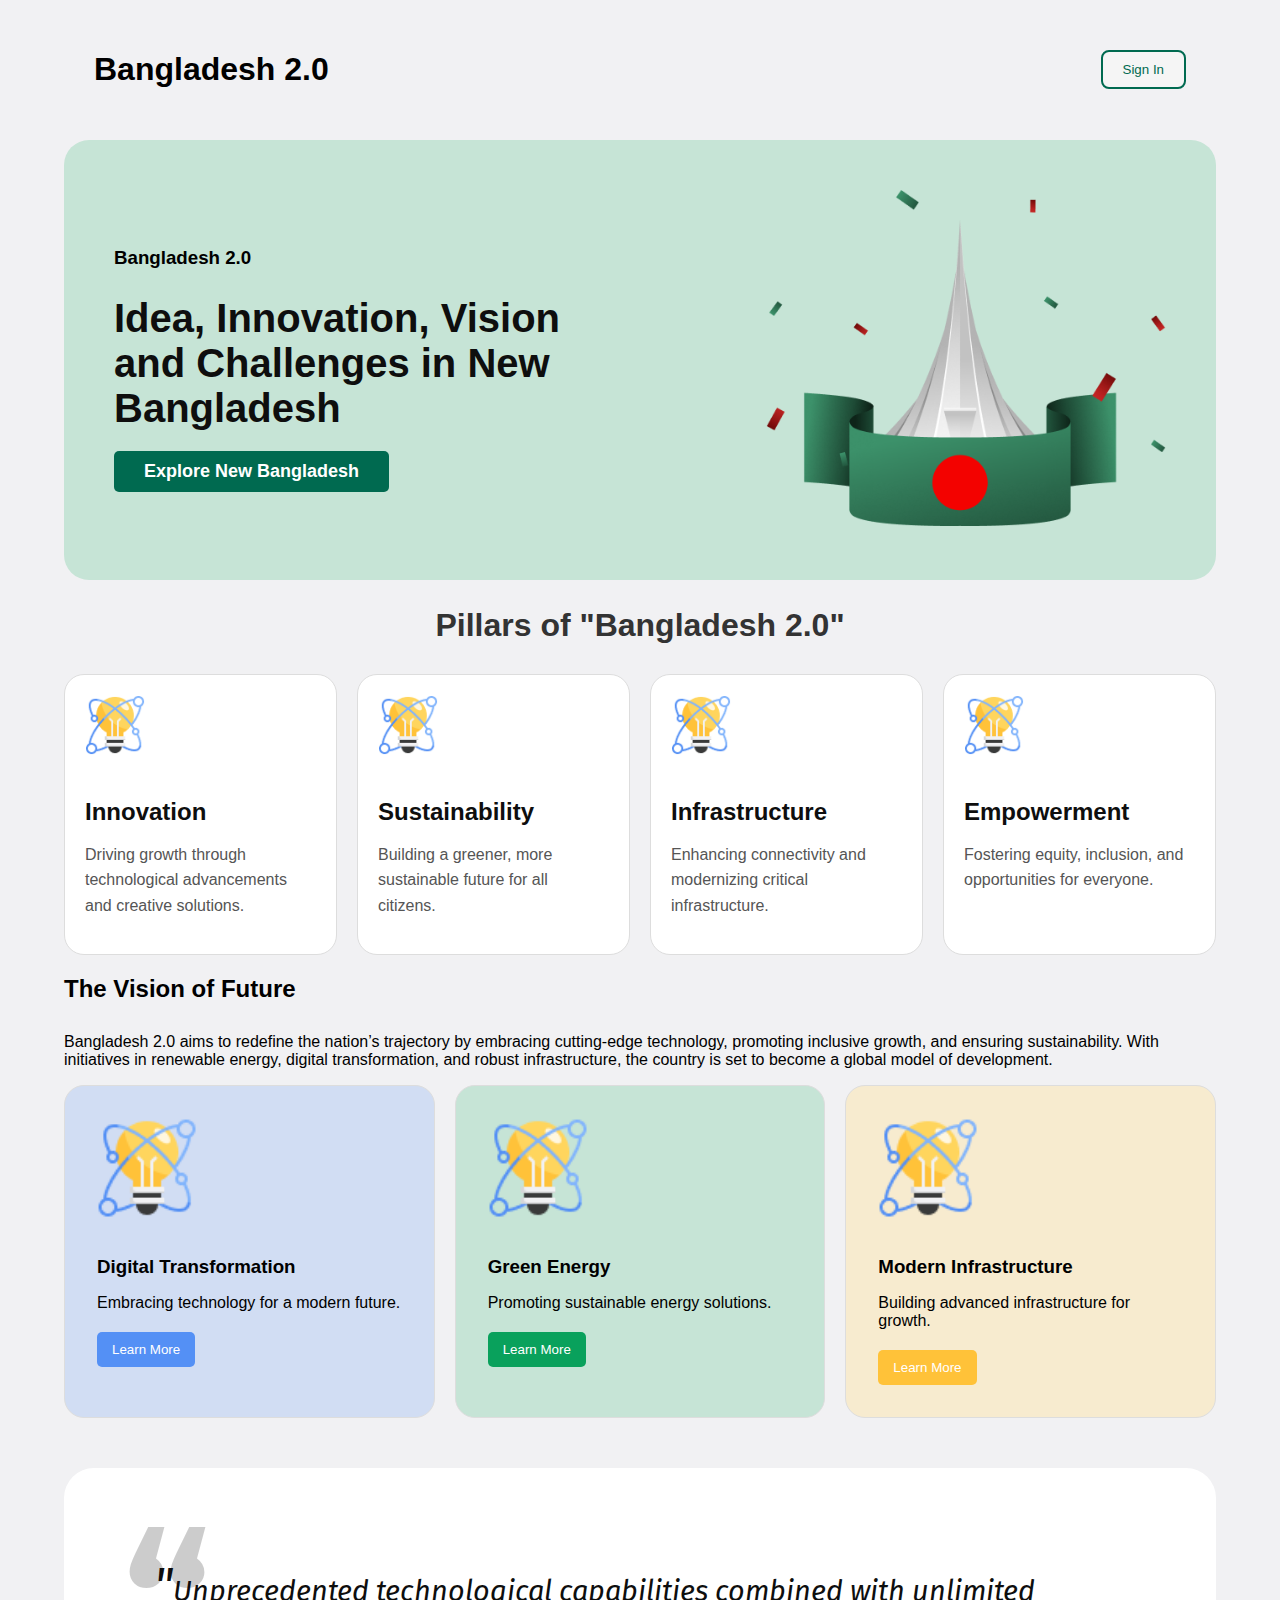
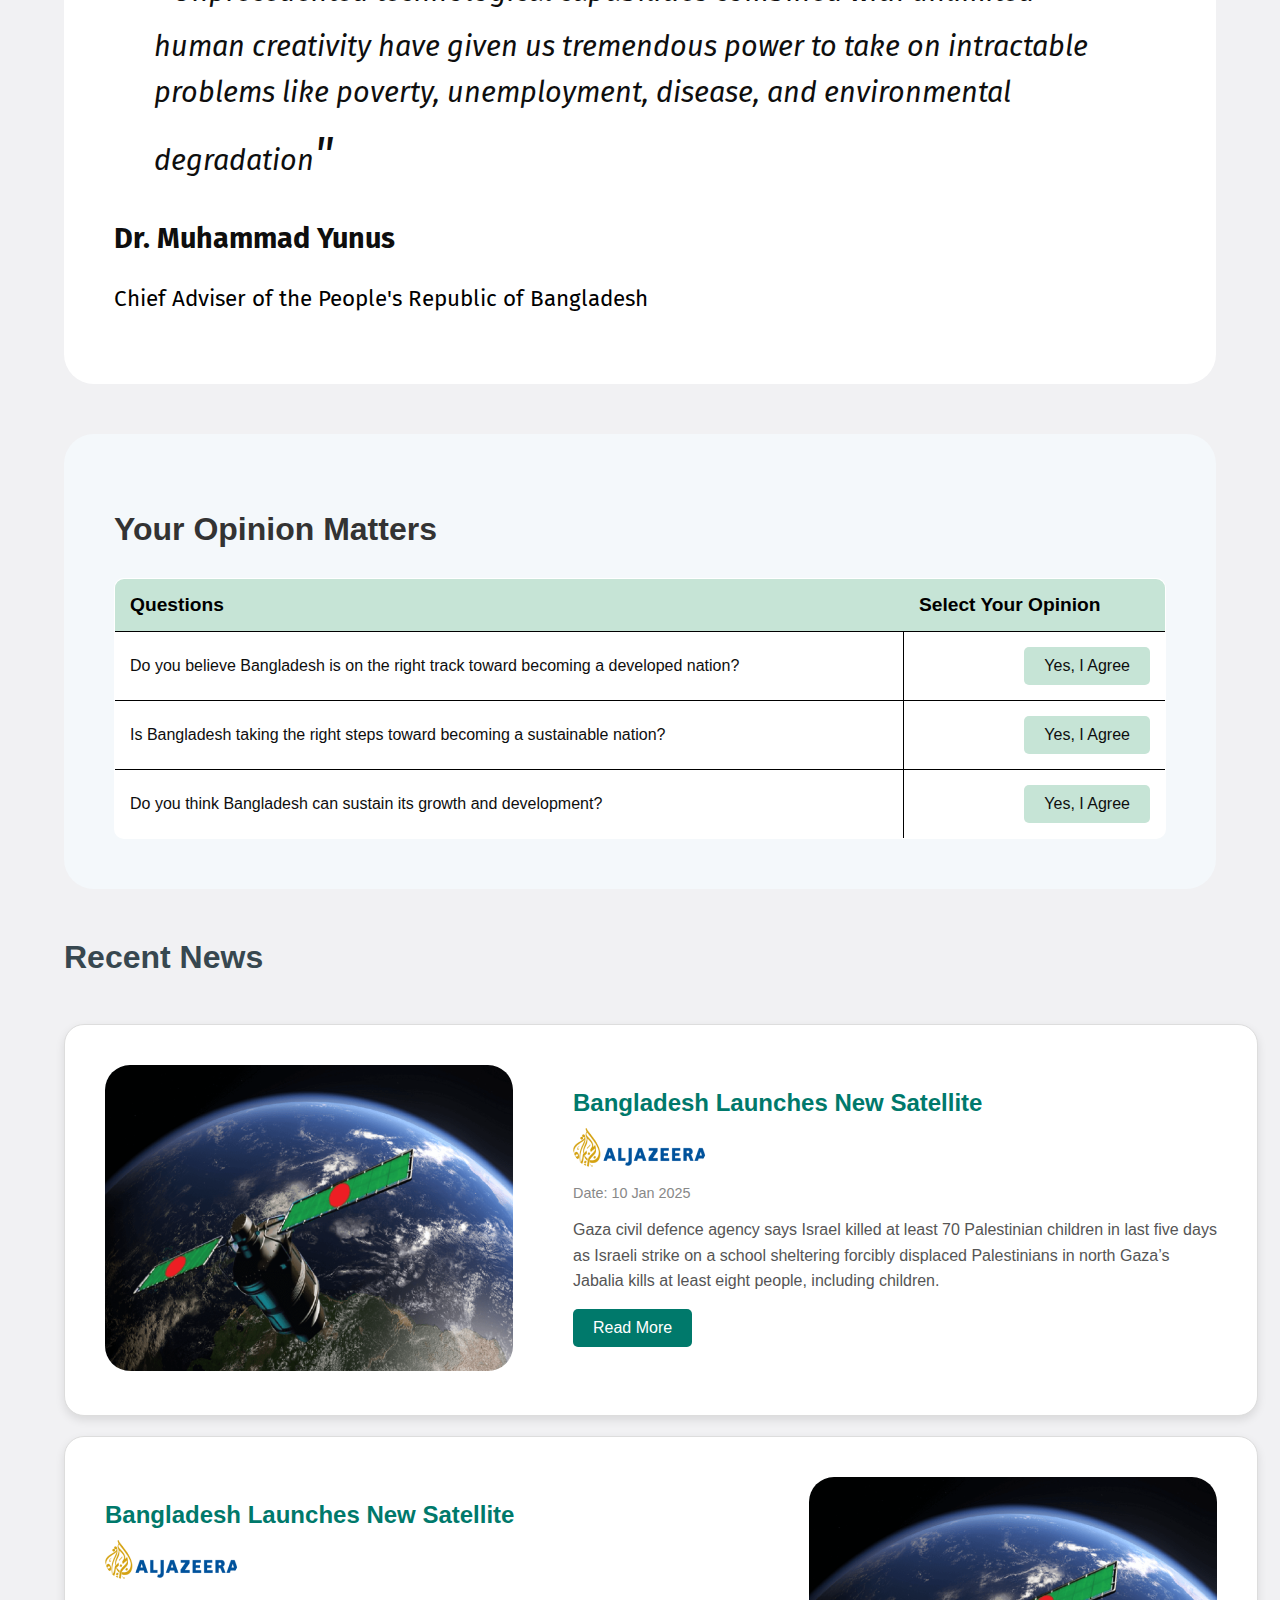
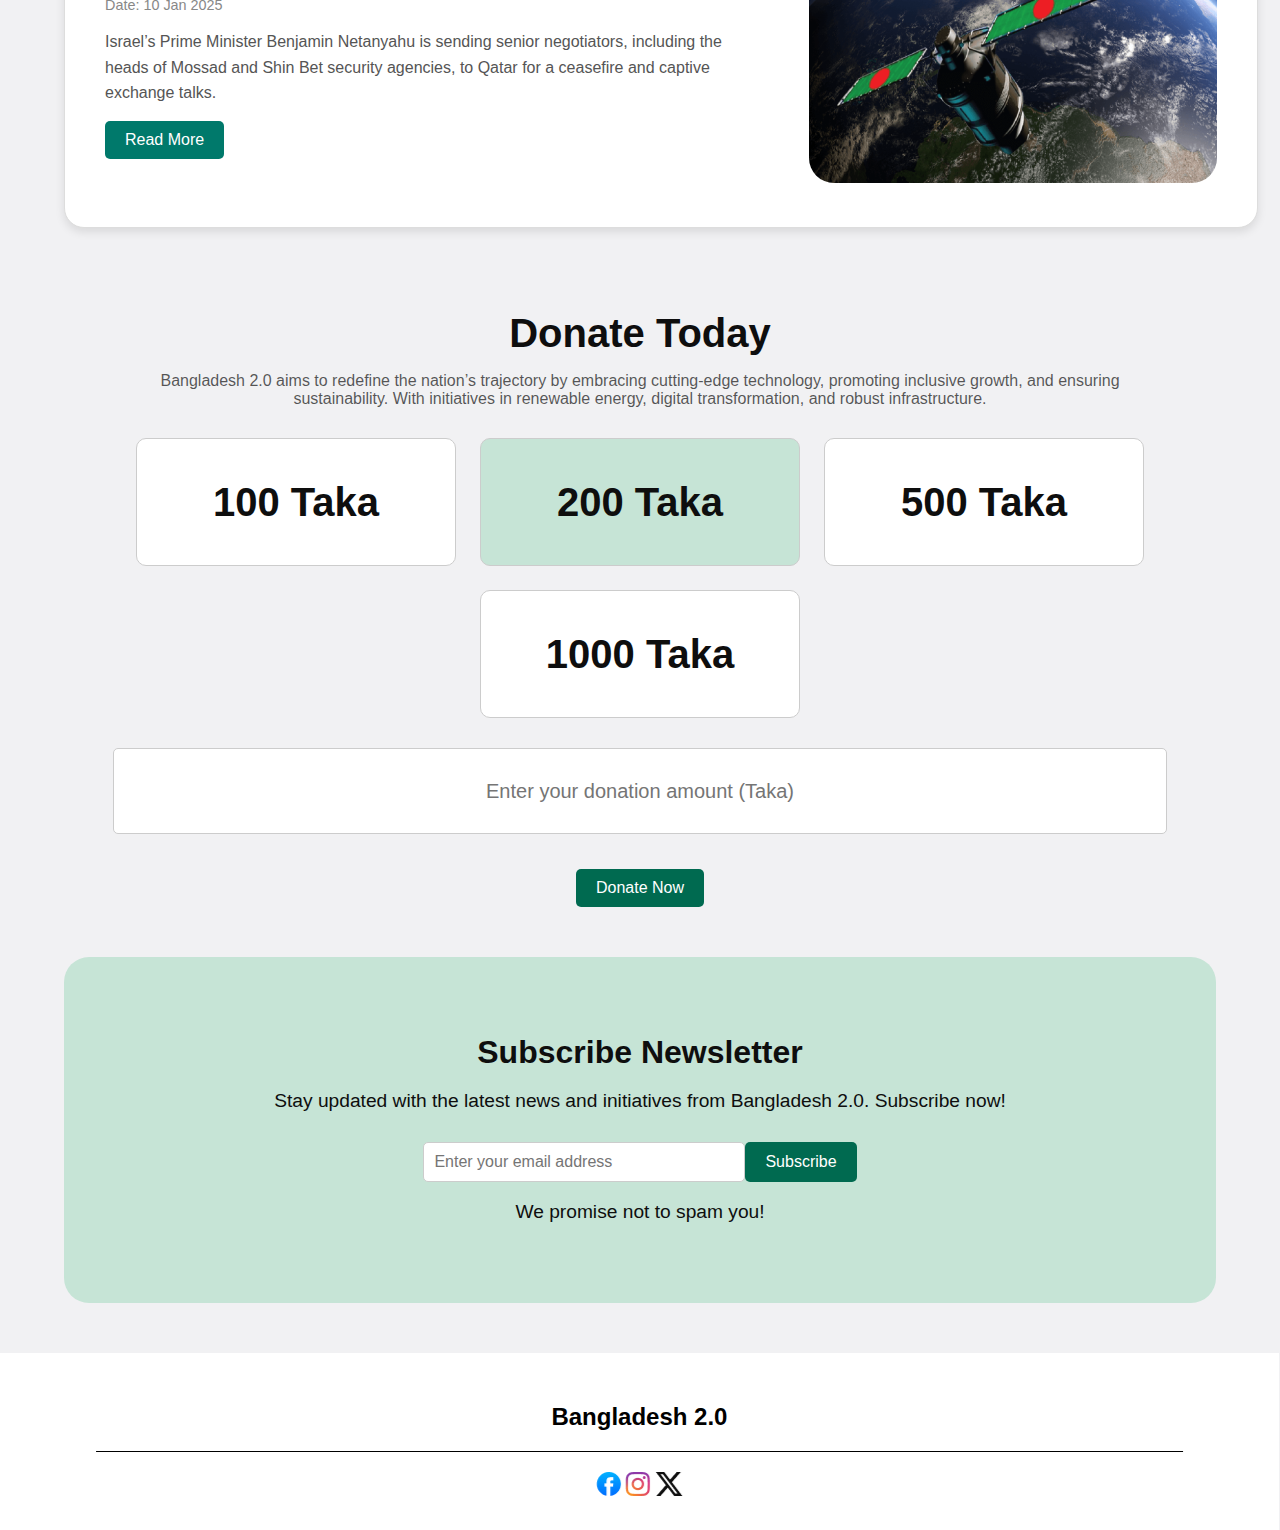
<file: index.html>
<!DOCTYPE html>
<html lang="en">
<head>
    <meta charset="UTF-8">
    <meta name="viewport" content="width=device-width, initial-scale=1.0">
    <title>Bangladesh 2.0</title>
    <link rel="preconnect" href="https://fonts.googleapis.com">
<link rel="preconnect" href="https://fonts.gstatic.com" crossorigin>
<link href="https://fonts.googleapis.com/css2?family=Fira+Sans:ital,wght@0,100;0,200;0,300;0,400;0,500;0,600;0,700;0,800;0,900;1,100;1,200;1,300;1,400;1,500;1,600;1,700;1,800;1,900&display=swap" rel="stylesheet">
    <link rel="stylesheet" href="./style.css">
</head>
<body>
    <header class="header">
        <h1>Bangladesh 2.0</h1>
        <button class="sign-in-btn">Sign In</button>
    </header>
    <main>
        <section class="banner">
            <div class="banner-content">
                <h3>Bangladesh 2.0</h3>
                <h1>Idea, Innovation, Vision and Challenges in New Bangladesh</h1>
                <button class="explore-btn">Explore New Bangladesh</button>
            </div>
            <div class="banner-image">
                <img src="/assets/hero.png" alt="Banner Image">
            </div>
        </section>
        <section class="pillars">
            <h2>Pillars of "Bangladesh 2.0"</h2>
            <div class="pillars-container">
                <div class="pillar">
                    <img src="/assets/card-icon.png" alt="Innovation Icon">
                    <h3>Innovation</h3>
                    <p>Driving growth through technological advancements and creative solutions.</p>
                </div>
                <div class="pillar">
                    <img src="/assets/card-icon.png" alt="Sustainability Icon">
                    <h3>Sustainability</h3>
                    <p>Building a greener, more sustainable future for all citizens.</p>
                </div>
                <div class="pillar">
                    <img src="/assets/card-icon.png" alt="Infrastructure Icon">
                    <h3>Infrastructure</h3>
                    <p>Enhancing connectivity and modernizing critical infrastructure.</p>
                </div>
                <div class="pillar">
                    <img src="/assets/card-icon.png" alt="Empowerment Icon">
                    <h3>Empowerment</h3>
                    <p>Fostering equity, inclusion, and opportunities for everyone.</p>
                </div>
            </div>
        </section>
        <section class="vision">
            <h2>The Vision of Future</h2>
            <p>Bangladesh 2.0 aims to redefine the nation’s trajectory by embracing cutting-edge technology, promoting inclusive growth, and ensuring sustainability. With initiatives in renewable energy, digital transformation, and robust infrastructure, the country is set to become a global model of development.</p>
            <div class="vision-cards">
                <div id="dTrans" class="vision-card">
                    <img src="/assets/card-icon.png" alt="Digital Transformation">
                    <h3>Digital Transformation</h3>
                    <p>Embracing technology for a modern future.</p>
                    <button id="btn-dTrans">Learn More</button>
                </div>
                <div id="greEner" class="vision-card">
                    <img src="/assets/card-icon.png" alt="Green Energy">
                    <h3>Green Energy</h3>
                    <p>Promoting sustainable energy solutions.</p>
                    <button id="btn-greEner">Learn More</button>
                </div>
                <div id="moInfra" class="vision-card">
                    <img src="/assets/card-icon.png" alt="Modern Infrastructure">
                    <h3>Modern Infrastructure</h3>
                    <p>Building advanced infrastructure for growth.</p>
                    <button id="btn-moInfra">Learn More</button>
                </div>
            </div>
        </section>
        <section class="quote">
            <div class="quote-content">
                <blockquote>
                     <span>"</span>Unprecedented technological capabilities combined with unlimited human creativity have given us tremendous power to take on intractable problems like poverty, unemployment, disease, and environmental degradation<span>"</span>
                </blockquote>
                <p class="quote-author">Dr. Muhammad Yunus</p>
                <p>Chief Adviser of the People's Republic of Bangladesh</p>
            </div>
        </section>
        <section class="opinion">
            <h2>Your Opinion Matters</h2>
            <table class="opinion-table">
                <thead>
                    <tr>
                        <th>Questions</th>
                        <th>Select Your Opinion</th>
                    </tr>
                </thead>
                <tbody>
                    <tr>
                        <td>Do you believe Bangladesh is on the right track toward becoming a developed nation?</td>
                        <td><button class="opinion-btn">Yes, I Agree</button></td>
                    </tr>
                    <tr>
                        <td>Is Bangladesh taking the right steps toward becoming a sustainable nation?</td>
                        <td><button class="opinion-btn">Yes, I Agree</button></td>
                    </tr>
                    <tr>
                        <td>Do you think Bangladesh can sustain its growth and development?</td>
                        <td><button class="opinion-btn">Yes, I Agree</button></td>
                    </tr>
                </tbody>
            </table>
        </section>
        <section class="news">
            <h2>Recent News</h2><br>
            <div class="news-container">
                <div id="news-card-first" class="news-card">
                    <div class="news-content">
                        <img src="/assets/satelite.png" alt="Satellite Image">
                    </div>
                    <div class="news-content">
                        <h3>Bangladesh Launches New Satellite</h3>
                        
                        <div class="news-details">
                            <span><img src="/assets/al-jazeera.png" alt="al-jazeera"></span>
                        </div>
                        <div class="news-details">
                            <span>Date: 10 Jan 2025</span>
                        </div>
                        <p>Gaza civil defence agency says Israel killed at least 70 Palestinian children in last five days as Israeli strike on a school sheltering forcibly displaced Palestinians in north Gaza’s Jabalia kills at least eight people, including children.</p>
                        <button class="news-btn">Read More</button>
                    </div>
                </div>
                <div id="news-card-second" class="news-card">
                    <div id="news-content-image-second" class="news-content">
                        <img src="/assets/satelite.png" alt="Satellite Image">
                    </div>
                    <div class="news-content">
                        <h3>Bangladesh Launches New Satellite</h3>
                        
                        <div class="news-details">
                            <span><img src="/assets/al-jazeera.png" alt="al-jazeera"></span>
                        </div>
                        <div class="news-details">
                            <span>Date: 10 Jan 2025</span>
                        </div>
                        <p>Israel’s Prime Minister Benjamin Netanyahu is sending senior negotiators, including the heads of Mossad and Shin Bet security agencies, to Qatar for a ceasefire and captive exchange talks.</p>
                        <button class="news-btn">Read More</button>
                    </div>
                </div>
            </div>
        </section>
        <section class="donate">
            <h2>Donate Today</h2>
            <p>Bangladesh 2.0 aims to redefine the nation’s trajectory by embracing cutting-edge technology, promoting inclusive growth, and ensuring sustainability. With initiatives in renewable energy, digital transformation, and robust infrastructure.</p>
            <div class="donation-options">
                <button class="donation-card">100 Taka</button>
                <button id="btn-donation-card-200" class="donation-card">200 Taka</button>
                <button class="donation-card">500 Taka</button>
                <button class="donation-card">1000 Taka</button>
            </div>
            <div class="custom-donation">
                <input type="text" placeholder="Enter your donation amount (Taka)" />
            </div>
            <div class="custom-donation">
                <button class="donate-btn">Donate Now</button>
            </div>
        </section>
        <section class="newsletter">
            <h2>Subscribe Newsletter</h2>
            <p>Stay updated with the latest news and initiatives from Bangladesh 2.0. Subscribe now!</p>
            <form class="newsletter-form">
                <input type="email" placeholder="Enter your email address" required />
                <button type="submit" class="subscribe-btn">Subscribe</button>
            </form>
            <p>We promise not to spam you!</p>
        </section>
    </main>
    <footer>
        <h2>Bangladesh 2.0</h2>
        <hr class="page-break">
        <img src="/assets/facebook.png" alt="facebook">
        <img src="/assets/instagram.png" alt="instagram">
        <img src="/assets/x.png" alt="twitter">
    </footer>
</body>
</html>
</file>
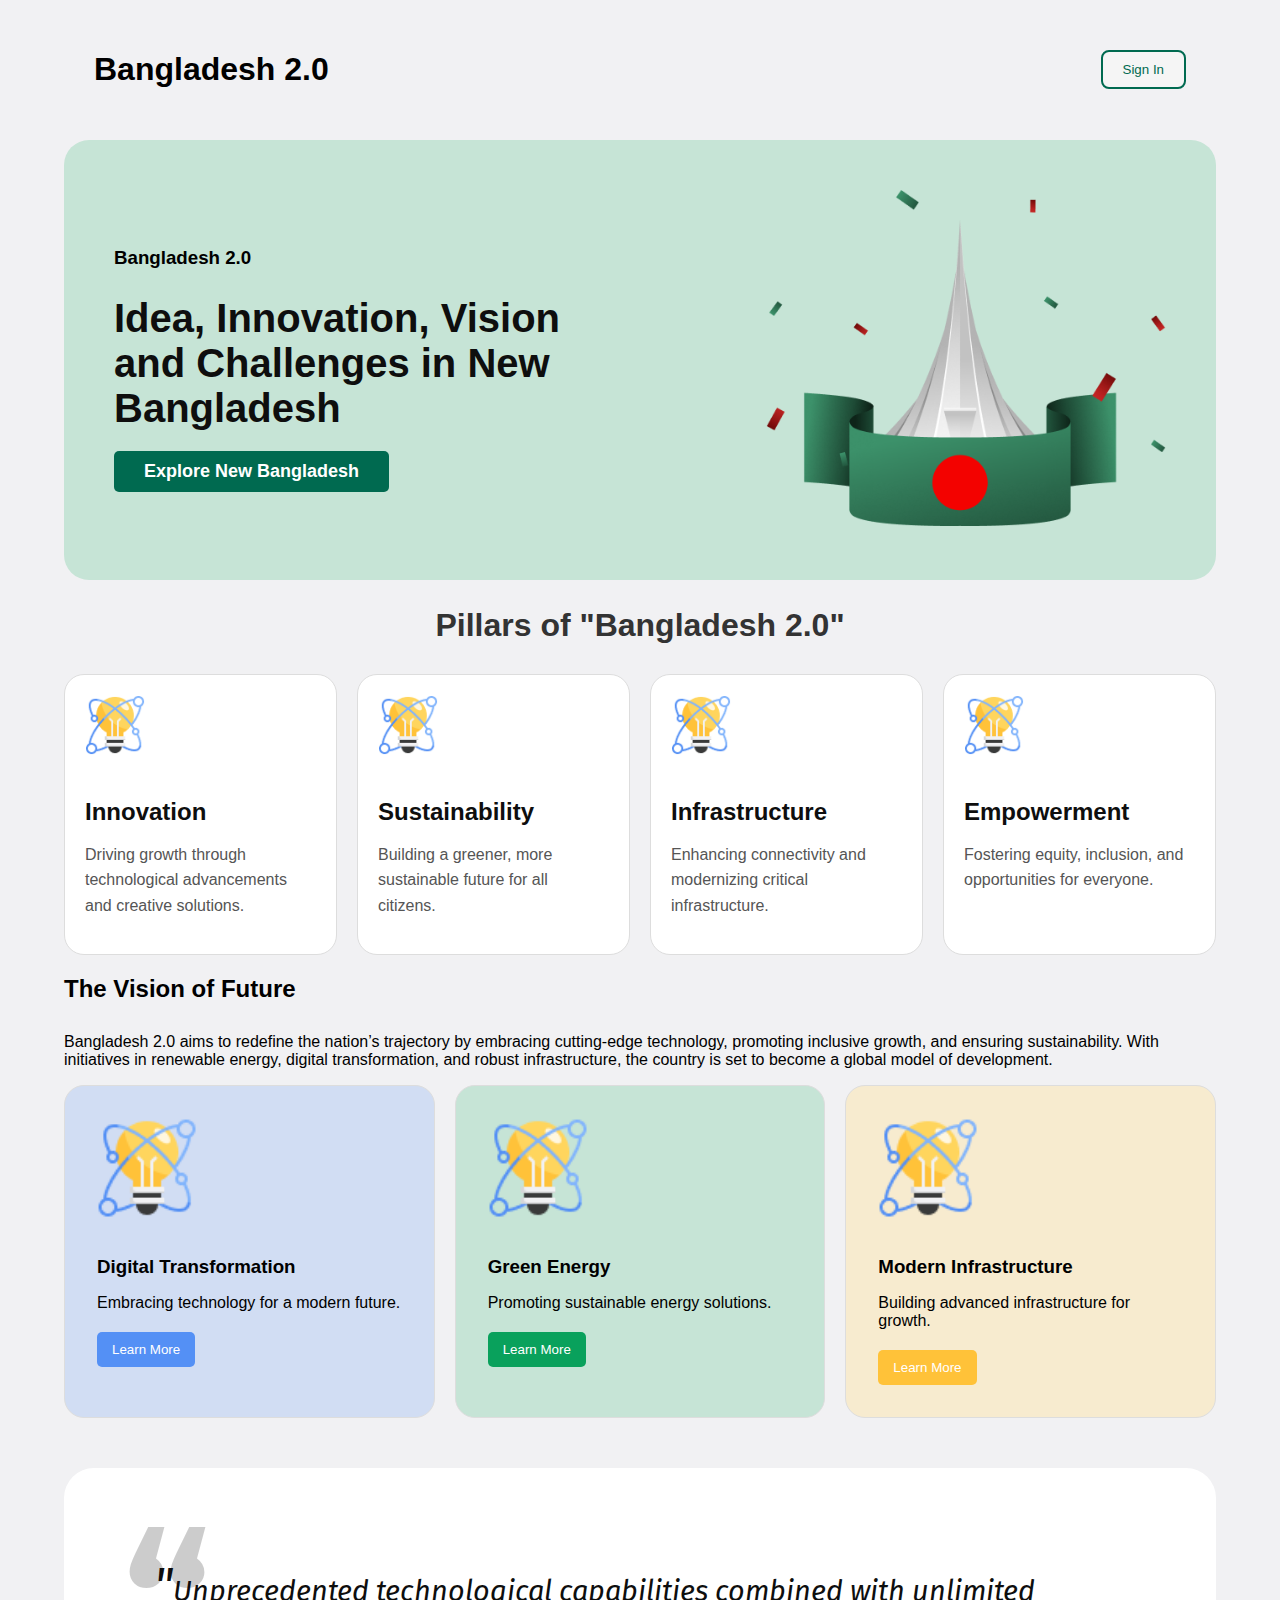
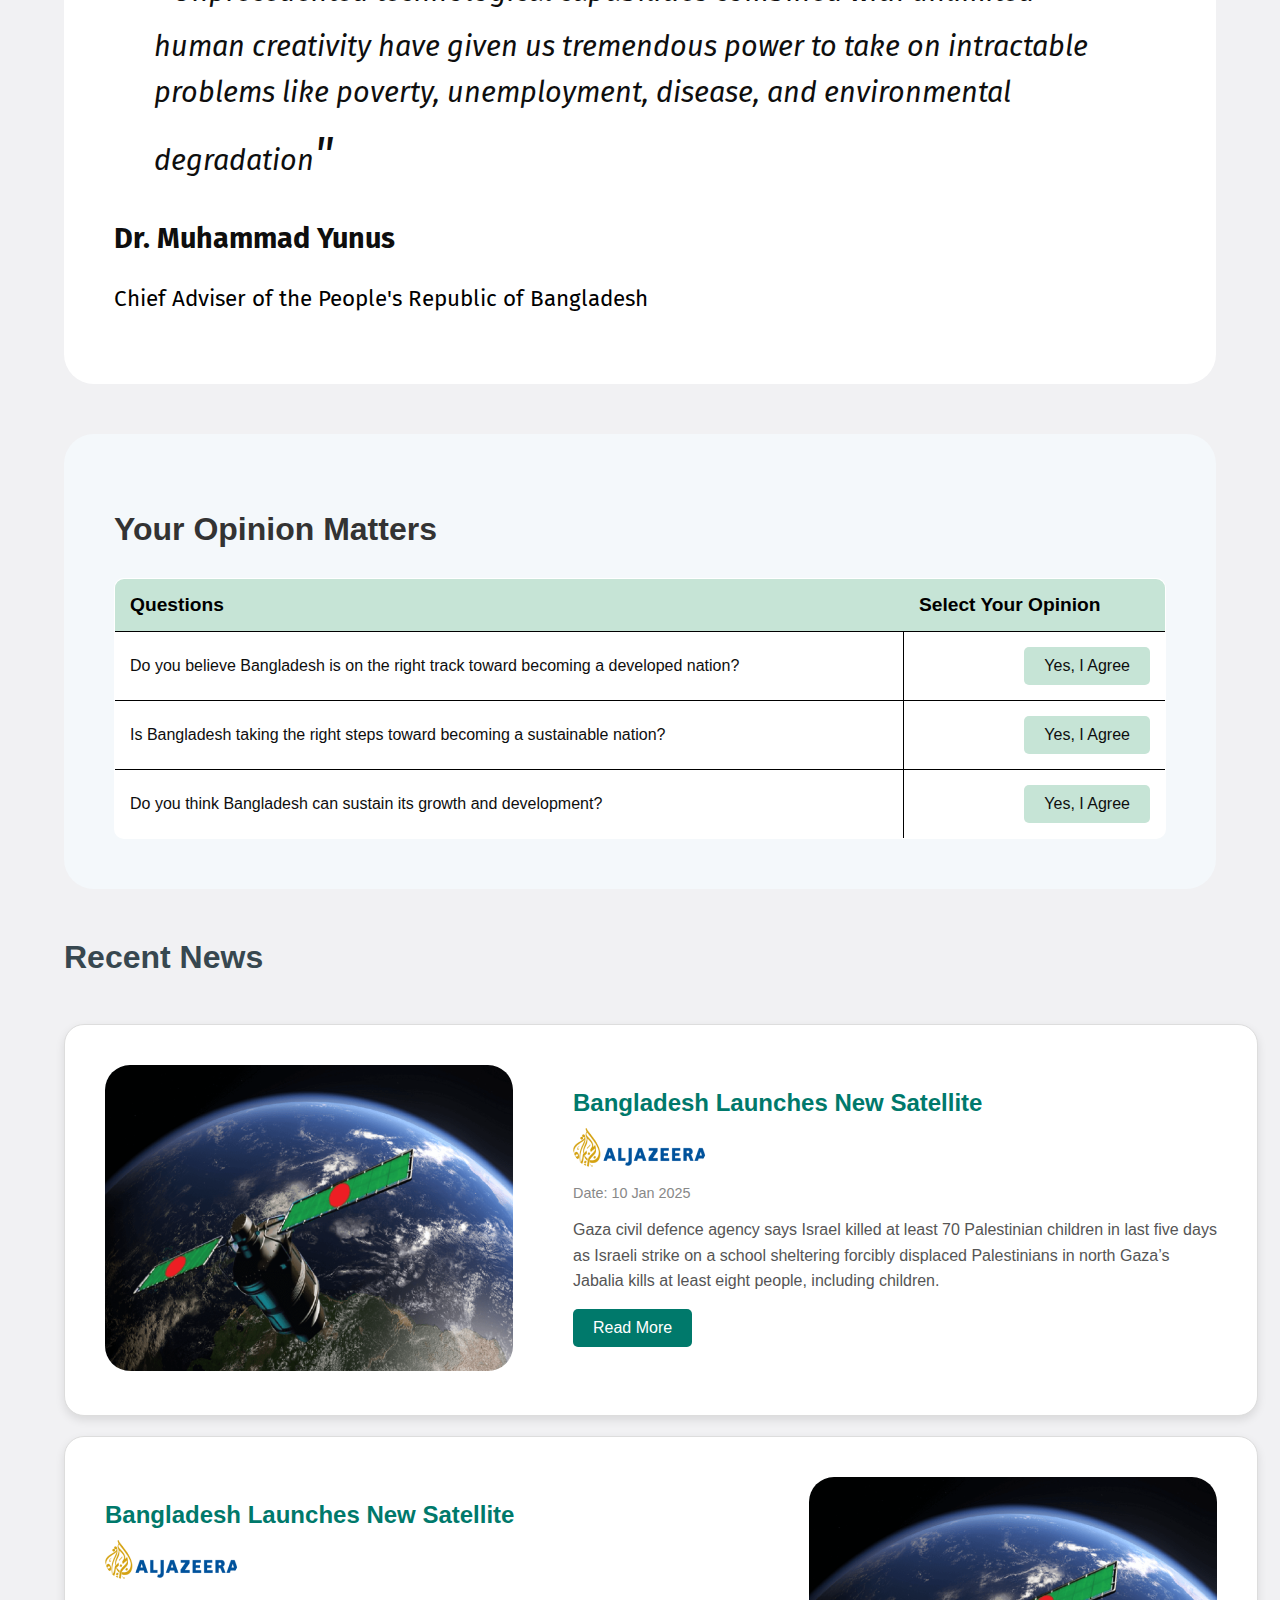
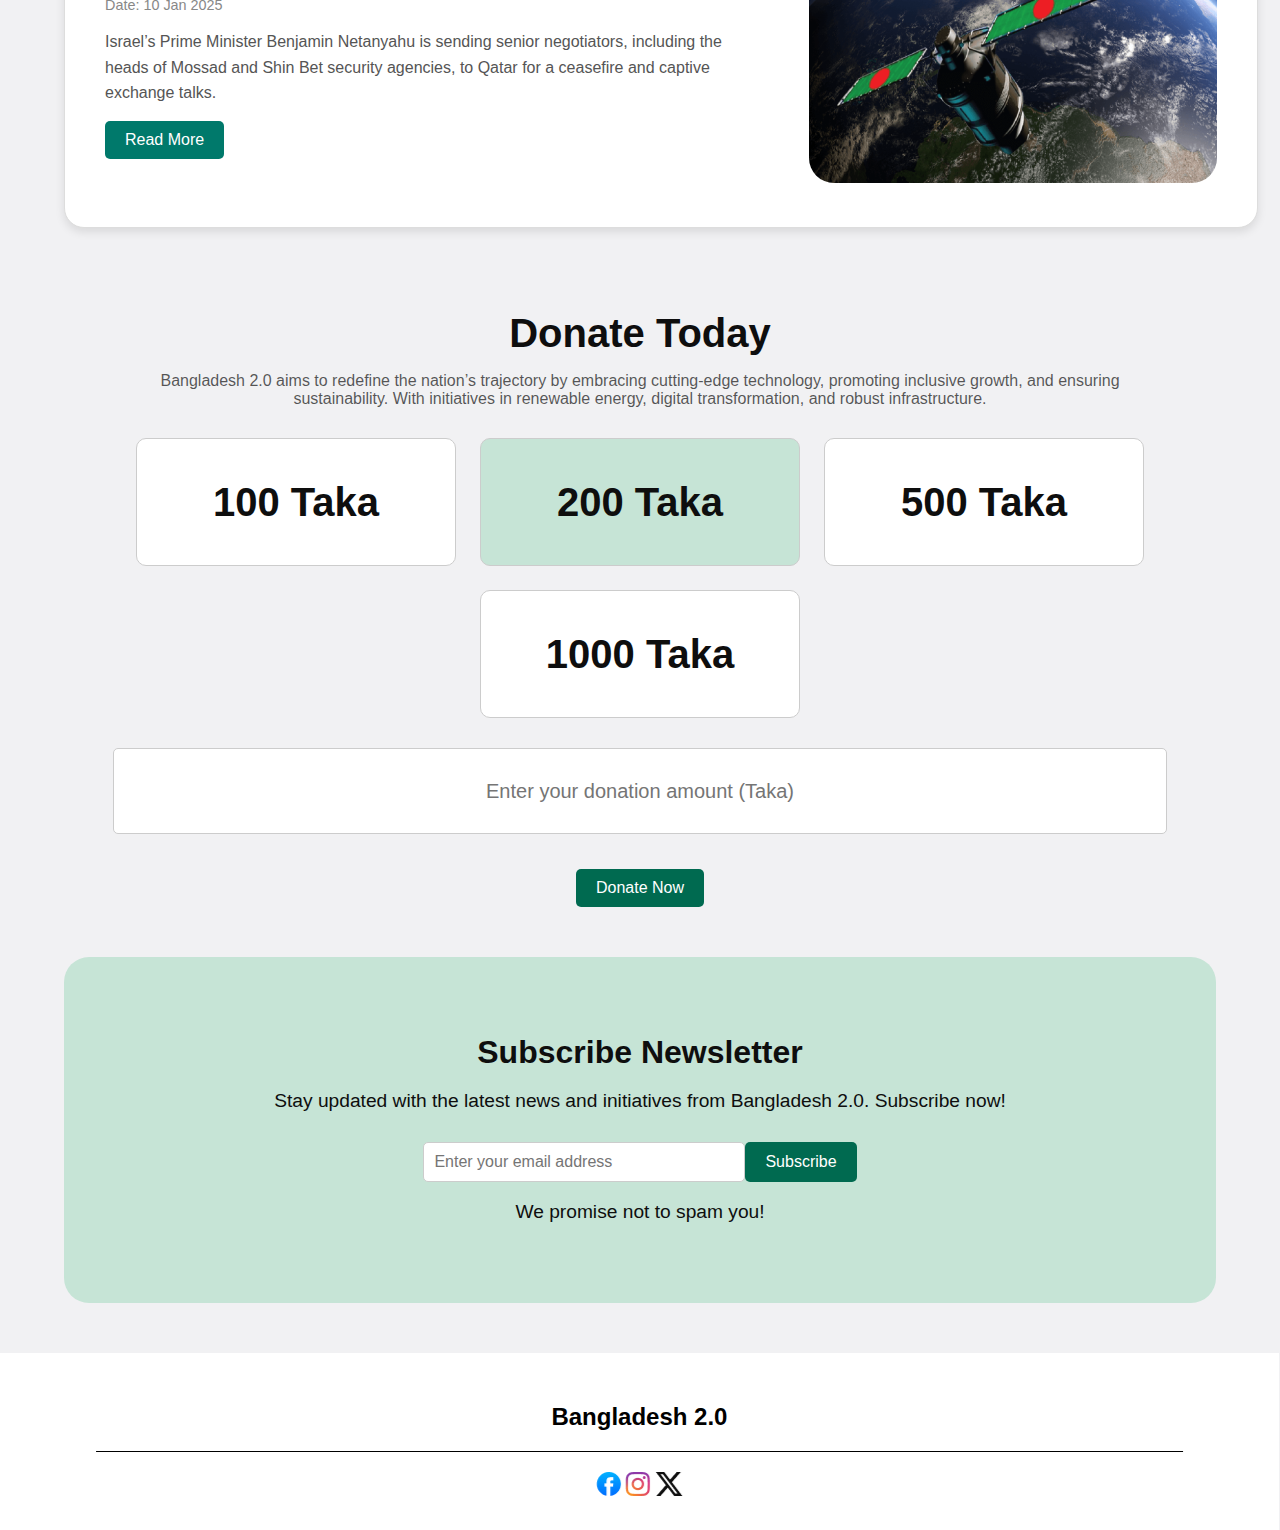
<file: styles/index.html>
<!DOCTYPE html>
<html lang="en">
<head>
    <meta charset="UTF-8">
    <meta name="viewport" content="width=device-width, initial-scale=1.0">
    <title>Bangladesh 2.0</title>
    <link rel="preconnect" href="https://fonts.googleapis.com">
<link rel="preconnect" href="https://fonts.gstatic.com" crossorigin>
<link href="https://fonts.googleapis.com/css2?family=Fira+Sans:ital,wght@0,100;0,200;0,300;0,400;0,500;0,600;0,700;0,800;0,900;1,100;1,200;1,300;1,400;1,500;1,600;1,700;1,800;1,900&display=swap" rel="stylesheet">
    <link rel="stylesheet" href="/styles/style.css">
</head>
<body>
    <header class="header">
        <h1>Bangladesh 2.0</h1>
        <button class="sign-in-btn">Sign In</button>
    </header>
    <main>
        <section class="banner">
            <div class="banner-content">
                <h3>Bangladesh 2.0</h3>
                <h1>Idea, Innovation, Vision and Challenges in New Bangladesh</h1>
                <button class="explore-btn">Explore New Bangladesh</button>
            </div>
            <div class="banner-image">
                <img src="/assets/hero.png" alt="Banner Image">
            </div>
        </section>
        <section class="pillars">
            <h2>Pillars of "Bangladesh 2.0"</h2>
            <div class="pillars-container">
                <div class="pillar">
                    <img src="/assets/card-icon.png" alt="Innovation Icon">
                    <h3>Innovation</h3>
                    <p>Driving growth through technological advancements and creative solutions.</p>
                </div>
                <div class="pillar">
                    <img src="/assets/card-icon.png" alt="Sustainability Icon">
                    <h3>Sustainability</h3>
                    <p>Building a greener, more sustainable future for all citizens.</p>
                </div>
                <div class="pillar">
                    <img src="/assets/card-icon.png" alt="Infrastructure Icon">
                    <h3>Infrastructure</h3>
                    <p>Enhancing connectivity and modernizing critical infrastructure.</p>
                </div>
                <div class="pillar">
                    <img src="/assets/card-icon.png" alt="Empowerment Icon">
                    <h3>Empowerment</h3>
                    <p>Fostering equity, inclusion, and opportunities for everyone.</p>
                </div>
            </div>
        </section>
        <section class="vision">
            <h2>The Vision of Future</h2>
            <p>Bangladesh 2.0 aims to redefine the nation’s trajectory by embracing cutting-edge technology, promoting inclusive growth, and ensuring sustainability. With initiatives in renewable energy, digital transformation, and robust infrastructure, the country is set to become a global model of development.</p>
            <div class="vision-cards">
                <div id="dTrans" class="vision-card">
                    <img src="/assets/card-icon.png" alt="Digital Transformation">
                    <h3>Digital Transformation</h3>
                    <p>Embracing technology for a modern future.</p>
                    <button id="btn-dTrans">Learn More</button>
                </div>
                <div id="greEner" class="vision-card">
                    <img src="/assets/card-icon.png" alt="Green Energy">
                    <h3>Green Energy</h3>
                    <p>Promoting sustainable energy solutions.</p>
                    <button id="btn-greEner">Learn More</button>
                </div>
                <div id="moInfra" class="vision-card">
                    <img src="/assets/card-icon.png" alt="Modern Infrastructure">
                    <h3>Modern Infrastructure</h3>
                    <p>Building advanced infrastructure for growth.</p>
                    <button id="btn-moInfra">Learn More</button>
                </div>
            </div>
        </section>
        <section class="quote">
            <div class="quote-content">
                <blockquote>
                     <span>"</span>Unprecedented technological capabilities combined with unlimited human creativity have given us tremendous power to take on intractable problems like poverty, unemployment, disease, and environmental degradation<span>"</span>
                </blockquote>
                <p class="quote-author">Dr. Muhammad Yunus</p>
                <p>Chief Adviser of the People's Republic of Bangladesh</p>
            </div>
        </section>
        <section class="opinion">
            <h2>Your Opinion Matters</h2>
            <table class="opinion-table">
                <thead>
                    <tr>
                        <th>Questions</th>
                        <th>Select Your Opinion</th>
                    </tr>
                </thead>
                <tbody>
                    <tr>
                        <td>Do you believe Bangladesh is on the right track toward becoming a developed nation?</td>
                        <td><button class="opinion-btn">Yes, I Agree</button></td>
                    </tr>
                    <tr>
                        <td>Is Bangladesh taking the right steps toward becoming a sustainable nation?</td>
                        <td><button class="opinion-btn">Yes, I Agree</button></td>
                    </tr>
                    <tr>
                        <td>Do you think Bangladesh can sustain its growth and development?</td>
                        <td><button class="opinion-btn">Yes, I Agree</button></td>
                    </tr>
                </tbody>
            </table>
        </section>
        <section class="news">
            <h2>Recent News</h2><br>
            <div class="news-container">
                <div id="news-card-first" class="news-card">
                    <div class="news-content">
                        <img src="/assets/satelite.png" alt="Satellite Image">
                    </div>
                    <div class="news-content">
                        <h3>Bangladesh Launches New Satellite</h3>
                        
                        <div class="news-details">
                            <span><img src="/assets/al-jazeera.png" alt="al-jazeera"></span>
                        </div>
                        <div class="news-details">
                            <span>Date: 10 Jan 2025</span>
                        </div>
                        <p>Gaza civil defence agency says Israel killed at least 70 Palestinian children in last five days as Israeli strike on a school sheltering forcibly displaced Palestinians in north Gaza’s Jabalia kills at least eight people, including children.</p>
                        <button class="news-btn">Read More</button>
                    </div>
                </div>
                <div id="news-card-second" class="news-card">
                    <div id="news-content-image-second" class="news-content">
                        <img src="/assets/satelite.png" alt="Satellite Image">
                    </div>
                    <div class="news-content">
                        <h3>Bangladesh Launches New Satellite</h3>
                        
                        <div class="news-details">
                            <span><img src="/assets/al-jazeera.png" alt="al-jazeera"></span>
                        </div>
                        <div class="news-details">
                            <span>Date: 10 Jan 2025</span>
                        </div>
                        <p>Israel’s Prime Minister Benjamin Netanyahu is sending senior negotiators, including the heads of Mossad and Shin Bet security agencies, to Qatar for a ceasefire and captive exchange talks.</p>
                        <button class="news-btn">Read More</button>
                    </div>
                </div>
            </div>
        </section>
        <section class="donate">
            <h2>Donate Today</h2>
            <p>Bangladesh 2.0 aims to redefine the nation’s trajectory by embracing cutting-edge technology, promoting inclusive growth, and ensuring sustainability. With initiatives in renewable energy, digital transformation, and robust infrastructure.</p>
            <div class="donation-options">
                <button class="donation-card">100 Taka</button>
                <button id="btn-donation-card-200" class="donation-card">200 Taka</button>
                <button class="donation-card">500 Taka</button>
                <button class="donation-card">1000 Taka</button>
            </div>
            <div class="custom-donation">
                <input type="text" placeholder="Enter your donation amount (Taka)" />
            </div>
            <div class="custom-donation">
                <button class="donate-btn">Donate Now</button>
            </div>
        </section>
        <section class="newsletter">
            <h2>Subscribe Newsletter</h2>
            <p>Stay updated with the latest news and initiatives from Bangladesh 2.0. Subscribe now!</p>
            <form class="newsletter-form">
                <input type="email" placeholder="Enter your email address" required />
                <button type="submit" class="subscribe-btn">Subscribe</button>
            </form>
            <p>We promise not to spam you!</p>
        </section>
    </main>
    <footer>
        <h2>Bangladesh 2.0</h2>
        <hr class="page-break">
        <img src="/assets/facebook.png" alt="facebook">
        <img src="/assets/instagram.png" alt="instagram">
        <img src="/assets/x.png" alt="twitter">
    </footer>
</body>
</html>
</file>
<file: style.css>
body {
    font-family: Arial, sans-serif;
    margin: 0 5% 0 5%;
    padding: 0;
    box-sizing: border-box;
    background-color: #F1F1F3;
}
.header {
    display: flex;
    justify-content: space-between;
    align-items: center;
    padding: 30px;
}
.sign-in-btn {
    padding: 10px 20px;
    background-color: #F5F5F5;
    color: #006A50;
    border: 2px solid #006A50;
    border-radius: 8px;
    cursor: pointer;
}
.banner {
    display: flex;
    justify-content: space-between;
    align-items: center;
    background-color: #C6E4D6;
    padding: 50px;
    border-radius: 25px; 
}
.banner-content {
    width: 50%;
}
.banner-content h1 {
    font-size: 2.5rem;
    margin-bottom: 20px;
    color: #0E0E0E;
}
.banner-content h2 {
    font-size: 1.5rem;
    margin-bottom: 5px;
    color: hsl(0, 0%, 90%);
}
.banner-content p {
    font-size: 1.2rem;
    margin-bottom: 20px;
    color: #004d40;
}
.explore-btn {
    padding: 10px 30px;
    background-color: #006A50;
    color: white;
    border: none;
    border-radius: 5px;
    cursor: pointer;
    font-size: 1.125rem;
    font-weight: 600;
}
.banner-image img {
    width: 400px;
    height: auto;
}

footer {
    margin-top: 50px;
    margin-bottom: 0;
    padding: 30px 0;
    width: calc(100% + 11%);
    transform: translateX(-5%);
    background-color: #fff;
    text-align: center;  
}
.page-break {
    width: 85%;
    margin: 20px auto;
    border: none;
    border-top: 1px solid #000;
}
.pillars {
    text-align: center;
}
.pillars h2 {
    margin-bottom: 30px;
    font-size: 2rem;
    color: #333;
}
.pillars-container {
    display: grid;
    grid-template-columns: repeat(auto-fit, minmax(250px, 1fr));
    gap: 20px;
    justify-content: left;
}
.pillar {
    padding: 20px;
    background-color: #ffffff;
    border: 1px solid #ddd;
    text-align: left;
    transition: transform 0.3s ease, box-shadow 0.3s ease;
    border-radius: 20px;
}
.pillar:hover {
    transform: translateY(-10px);
    box-shadow: 0px 10px 20px rgba(0, 0, 0, 0.1);
}
.pillar img {
    width: 60px;
    height: 60px;
    margin-bottom: 15px;
}
.pillar h3 {
    font-size: 1.5rem;
    color: #0E0E0E;
    margin-bottom: 10px;
}
.pillar p {
    font-size: 1rem;
    color: #555;
    line-height: 1.6;
}
.vision {
    background-color: #F1F1F3;
    text-align: left;
}
.vision h2 {
    margin-bottom: 30px;
    color: hsl(0, 0%, 0%);
}
.vision-cards {
    display: flex;
    gap: 20px;
    justify-content: center;
}
.vision-card {
    padding: 32px;
    background-color: #ffffff;
    border: 1px solid #ddd;
    border-radius: 20px;
    text-align: left;
    width: 410px;
}
.vision-card img {
    width: 100px;
    height: auto;
    margin-bottom: 15px;
}
.vision-card h3 {
    margin-bottom: 10px;
    color: hsl(0, 0%, 0%);
}
.vision-card p {
    margin-bottom: 20px;
    color: hsl(0, 0%, 0%);
}
.vision-card button {
    padding: 10px 15px;
    background-color: #8bc34a;
    color: white;
    border: none;
    border-radius: 5px;
    cursor: pointer;
}
.vision-card #btn-dTrans{
    background-color: #5490F5;
}
.vision-card #btn-greEner{
    background-color: #09A15C;
}
.vision-card #btn-moInfra{
    background-color: #FFC239;
}
#dTrans{
    background-color: #5490F533;
}
#greEner{
    background-color: #c6e4d6;
}
#moInfra{
    background-color: #f7ebcf;
}
.quote {
    position: relative;
    padding: 50px;
    background-color: #ffffff;
    text-align: left;
    font-family: "Fira Sans", serif;
    color: #000;
    overflow: hidden;
    border-radius: 30px;
    margin: 50px 0;
}
.quote::before {
    content: "“";
    position: absolute;
    top: 5%;
    left: 5%;
    font-size: 200px;
    font-weight: bold;
    color: rgba(0, 0, 0, 0.2); 
}

blockquote span {
    font-size: 3rem;
    color: #0E0E0E;
    text-align: left;
}
.quote-content {
    position: relative; 
     z-index: 1;
     font-size: 1.4rem;
}
blockquote {
    font-size: 1.8rem;
    font-style: italic;
    margin-bottom: 20px;
    line-height: 1.6;
    color: #0E0E0E;
}
.quote-author {
    font-size: 1.8rem;
    font-weight: bold;
    color: #0E0E0E;
}
.opinion {
    padding: 50px;
    background-color: #f4f8fb;
    text-align: left;
    border-radius: 30px;
    margin: 50px 0;
}
.opinion h2 {
    margin-bottom: 30px;
    font-size: 2rem;
    color: #333;
}
.opinion-table {
    width: 100%;
    margin: 0 auto;
    border-collapse: collapse;
    background-color: #fff;
    border: 1px solid #000;
    border-radius: 10px;
    overflow: hidden;
}
.opinion-table thead th {
    background-color: #C6E4D6;
    color: 1px solid #000;
    padding: 15px;
    font-size: 1.2rem;
    border-color: #0E0E0E;
    border-top-color: #0E0E0E;
}
.opinion-table tbody td {
    padding: 15px;
    text-align: left;
    border-bottom: 1px solid #ddd;
    font-size: 1rem;
    color: #0E0E0E;
    border: 1px solid #000;
    border-bottom-color: #000;
}
.opinion-table tbody tr:last-child td {
    border-bottom: none;
}
.opinion-table tbody td:last-child {
    text-align: right;
}
.opinion-btn {
    padding: 10px 20px;
    background-color: #C6E4D6;
    color: #0E0E0E;
    border: none;
    border-radius: 5px;
    cursor: pointer;
    font-size: 1rem;
    transition: background-color 0.3s ease;
    position: left;
}
.opinion-btn:hover {
    background-color: #005f56;
}
.news {
    display: left;
    text-align: left;
}
.news h2 {
    margin-bottom: 30px;
    font-size: 2rem;
    color: #37474f;
}
.news-container {
    display: flex;
    gap: 20px;
    justify-content: left;
    flex-direction: column;
}
.news-container #news-card-second {
    display: flex;
    flex-direction: row-reverse;
    justify-content: left;
    width: 100%;
}
.news-card {
    display: flex;
    gap: 20px;
    background-color: #ffffff;
    border: 1px solid #ddd;
    padding: 20px;
    border-radius: 20px;
    overflow: none;
    box-shadow: 0px 4px 10px rgba(0, 0, 0, 0.1);
    width: 100%;
}
.news-card:hover {
    transform: translateY(-10px);
    box-shadow: 0px 8px 20px rgba(0, 0, 0, 0.15);
}
.news-card img {
    border-radius: 25px;
}
.news-container #news-card-second img {
    justify-content: right;
}
.news-content {
    padding: 20px;
    text-align: left;
}
.news-content h3 {
    font-size: 1.5rem;
    color: #00796b;
    margin-bottom: 10px;
}
.news-content p {
    font-size: 1rem;
    color: #555;
    margin-bottom: 15px;
    line-height: 1.6;
}
.news-details {
    font-size: 0.9rem;
    color: #888;
    display: flex;
    justify-content: left;
    margin-bottom: 15px;
}
.news-btn {
    padding: 10px 20px;
    background-color: #00796b;
    color: white;
    border: none;
    border-radius: 5px;
    cursor: pointer;
    font-size: 1rem;
    text-align: center;
    transition: background-color 0.3s ease; text-transform: 0.3s ease;
}
.news-btn:hover {
    background-color: #005f56;
    transform: scale(1.05); 
}
.donate {
    padding: 50px;    
    text-align: center;
}
.donate h2 {
    font-size: 2rem;
    margin-bottom: 15px;
    color: #0E0E0E;
    font-size: 40px
}
.donate p {
    font-size: 1.2rem;
    margin-bottom: 30px;
    color: rgba(14, 14, 14, 0.7);
    font-size: 16px;
}
.donation-options{
    display: flex;
    justify-content: center;
    gap: 24px;
    flex-wrap: wrap;
    margin-bottom: 30px;
}
.donation-card {
    height: 128px; 
    flex: 1 1 calc(250px + 15%);
    max-width: 320px;
    padding: 24px;
    color: #0E0E0E;
    font-size: 2.5rem;
    font-weight: 800;
    border: 1px solid #ccc;
    border-radius: 10px;
    cursor: pointer;
    background-color: white; 
    box-sizing: border-box;
}
#btn-donation-card-200{
    background-color: #C6E4D6;
}
.donation-card:hover {
    background-color: #C6E4D6;    
}
.custom-donation {
    display: flex;
    justify-content: center;
    flex-direction: column;
    align-items: center;
    margin-top: 20px;
}
.custom-donation input {
    padding: 10px;
    font-size: 1.25rem;
    border: 1px solid #ccc;
    border-radius: 5px;
    width: 1032px;
    height: 64px;
    margin-bottom: 15px;
    text-align: center;
}
.custom-donation .donate-btn {
    padding: 10px 20px;
    background-color: #006A50;
    color: white;
    border: none;
    border-radius: 5px;
    cursor: pointer;
    font-size: 1rem;
}
.custom-donation .donate-btn:hover {
    background-color: #1b5e20;
}
.newsletter {
    padding: 50px;
    background-color: #C6E4D6;
    text-align: center;
    border-radius: 25px; 
}
.newsletter h2 {
    font-size: 2rem;
    margin-bottom: 15px;
    color: #0E0E0E;
}
.newsletter p {
    font-size: 1.2rem;
    margin-bottom: 30px;
    color: #0E0E0E;
}
.newsletter-form {
    display: flex;
    justify-content: center;
}
.newsletter-form input {
    padding: 10px;
    font-size: 1rem;
    border: 1px solid #ccc;
    border-radius: 5px;
    width: 300px;
}
.newsletter-form input:focus {
    border-color: #8bc34a;
    outline: none;
    box-shadow: 0px 0px 5px rgba(139, 195, 74, 0.5);
}
.subscribe-btn {
    padding: 10px 20px;
    font-size: 1rem;
    background-color: #006A50;
    color: white;
    border: none;
    border-radius: 5px;
    cursor: pointer;
    transition: background-color 0.3s ease, transform 0.3s ease;
}
.subscribe-btn:hover {
    background-color: #33691e;
    transform: scale(1.05);
}
</file>
<file: styles/style.css>
body {
    font-family: Arial, sans-serif;
    margin: 0 5% 0 5%;
    padding: 0;
    box-sizing: border-box;
    background-color: #F1F1F3;
}
.header {
    display: flex;
    justify-content: space-between;
    align-items: center;
    padding: 30px;
}
.sign-in-btn {
    padding: 10px 20px;
    background-color: #F5F5F5;
    color: #006A50;
    border: 2px solid #006A50;
    border-radius: 8px;
    cursor: pointer;
}
.banner {
    display: flex;
    justify-content: space-between;
    align-items: center;
    background-color: #C6E4D6;
    padding: 50px;
    border-radius: 25px; 
}
.banner-content {
    width: 50%;
}
.banner-content h1 {
    font-size: 2.5rem;
    margin-bottom: 20px;
    color: #0E0E0E;
}
.banner-content h2 {
    font-size: 1.5rem;
    margin-bottom: 5px;
    color: hsl(0, 0%, 90%);
}
.banner-content p {
    font-size: 1.2rem;
    margin-bottom: 20px;
    color: #004d40;
}
.explore-btn {
    padding: 10px 30px;
    background-color: #006A50;
    color: white;
    border: none;
    border-radius: 5px;
    cursor: pointer;
    font-size: 1.125rem;
    font-weight: 600;
}
.banner-image img {
    width: 400px;
    height: auto;
}

footer {
    margin-top: 50px;
    margin-bottom: 0;
    padding: 30px 0;
    width: calc(100% + 11%);
    transform: translateX(-5%);
    background-color: #fff;
    text-align: center;  
}
.page-break {
    width: 85%;
    margin: 20px auto;
    border: none;
    border-top: 1px solid #000;
}
.pillars {
    text-align: center;
}
.pillars h2 {
    margin-bottom: 30px;
    font-size: 2rem;
    color: #333;
}
.pillars-container {
    display: grid;
    grid-template-columns: repeat(auto-fit, minmax(250px, 1fr));
    gap: 20px;
    justify-content: left;
}
.pillar {
    padding: 20px;
    background-color: #ffffff;
    border: 1px solid #ddd;
    text-align: left;
    transition: transform 0.3s ease, box-shadow 0.3s ease;
    border-radius: 20px;
}
.pillar:hover {
    transform: translateY(-10px);
    box-shadow: 0px 10px 20px rgba(0, 0, 0, 0.1);
}
.pillar img {
    width: 60px;
    height: 60px;
    margin-bottom: 15px;
}
.pillar h3 {
    font-size: 1.5rem;
    color: #0E0E0E;
    margin-bottom: 10px;
}
.pillar p {
    font-size: 1rem;
    color: #555;
    line-height: 1.6;
}
.vision {
    background-color: #F1F1F3;
    text-align: left;
}
.vision h2 {
    margin-bottom: 30px;
    color: hsl(0, 0%, 0%);
}
.vision-cards {
    display: flex;
    gap: 20px;
    justify-content: center;
}
.vision-card {
    padding: 32px;
    background-color: #ffffff;
    border: 1px solid #ddd;
    border-radius: 20px;
    text-align: left;
    width: 410px;
}
.vision-card img {
    width: 100px;
    height: auto;
    margin-bottom: 15px;
}
.vision-card h3 {
    margin-bottom: 10px;
    color: hsl(0, 0%, 0%);
}
.vision-card p {
    margin-bottom: 20px;
    color: hsl(0, 0%, 0%);
}
.vision-card button {
    padding: 10px 15px;
    background-color: #8bc34a;
    color: white;
    border: none;
    border-radius: 5px;
    cursor: pointer;
}
.vision-card #btn-dTrans{
    background-color: #5490F5;
}
.vision-card #btn-greEner{
    background-color: #09A15C;
}
.vision-card #btn-moInfra{
    background-color: #FFC239;
}
#dTrans{
    background-color: #5490F533;
}
#greEner{
    background-color: #c6e4d6;
}
#moInfra{
    background-color: #f7ebcf;
}
.quote {
    position: relative;
    padding: 50px;
    background-color: #ffffff;
    text-align: left;
    font-family: "Fira Sans", serif;
    color: #000;
    overflow: hidden;
    border-radius: 30px;
    margin: 50px 0;
}
.quote::before {
    content: "“";
    position: absolute;
    top: 5%;
    left: 5%;
    font-size: 200px;
    font-weight: bold;
    color: rgba(0, 0, 0, 0.2); 
}

blockquote span {
    font-size: 3rem;
    color: #0E0E0E;
    text-align: left;
}
.quote-content {
    position: relative; 
     z-index: 1;
     font-size: 1.4rem;
}
blockquote {
    font-size: 1.8rem;
    font-style: italic;
    margin-bottom: 20px;
    line-height: 1.6;
    color: #0E0E0E;
}
.quote-author {
    font-size: 1.8rem;
    font-weight: bold;
    color: #0E0E0E;
}
.opinion {
    padding: 50px;
    background-color: #f4f8fb;
    text-align: left;
    border-radius: 30px;
    margin: 50px 0;
}
.opinion h2 {
    margin-bottom: 30px;
    font-size: 2rem;
    color: #333;
}
.opinion-table {
    width: 100%;
    margin: 0 auto;
    border-collapse: collapse;
    background-color: #fff;
    border: 1px solid #000;
    border-radius: 10px;
    overflow: hidden;
}
.opinion-table thead th {
    background-color: #C6E4D6;
    color: 1px solid #000;
    padding: 15px;
    font-size: 1.2rem;
    border-color: #0E0E0E;
    border-top-color: #0E0E0E;
}
.opinion-table tbody td {
    padding: 15px;
    text-align: left;
    border-bottom: 1px solid #ddd;
    font-size: 1rem;
    color: #0E0E0E;
    border: 1px solid #000;
    border-bottom-color: #000;
}
.opinion-table tbody tr:last-child td {
    border-bottom: none;
}
.opinion-table tbody td:last-child {
    text-align: right;
}
.opinion-btn {
    padding: 10px 20px;
    background-color: #C6E4D6;
    color: #0E0E0E;
    border: none;
    border-radius: 5px;
    cursor: pointer;
    font-size: 1rem;
    transition: background-color 0.3s ease;
    position: left;
}
.opinion-btn:hover {
    background-color: #005f56;
}
.news {
    display: left;
    text-align: left;
}
.news h2 {
    margin-bottom: 30px;
    font-size: 2rem;
    color: #37474f;
}
.news-container {
    display: flex;
    gap: 20px;
    justify-content: left;
    flex-direction: column;
}
.news-container #news-card-second {
    display: flex;
    flex-direction: row-reverse;
    justify-content: left;
    width: 100%;
}
.news-card {
    display: flex;
    gap: 20px;
    background-color: #ffffff;
    border: 1px solid #ddd;
    padding: 20px;
    border-radius: 20px;
    overflow: none;
    box-shadow: 0px 4px 10px rgba(0, 0, 0, 0.1);
    width: 100%;
}
.news-card:hover {
    transform: translateY(-10px);
    box-shadow: 0px 8px 20px rgba(0, 0, 0, 0.15);
}
.news-card img {
    border-radius: 25px;
}
.news-container #news-card-second img {
    justify-content: right;
}
.news-content {
    padding: 20px;
    text-align: left;
}
.news-content h3 {
    font-size: 1.5rem;
    color: #00796b;
    margin-bottom: 10px;
}
.news-content p {
    font-size: 1rem;
    color: #555;
    margin-bottom: 15px;
    line-height: 1.6;
}
.news-details {
    font-size: 0.9rem;
    color: #888;
    display: flex;
    justify-content: left;
    margin-bottom: 15px;
}
.news-btn {
    padding: 10px 20px;
    background-color: #00796b;
    color: white;
    border: none;
    border-radius: 5px;
    cursor: pointer;
    font-size: 1rem;
    text-align: center;
    transition: background-color 0.3s ease; text-transform: 0.3s ease;
}
.news-btn:hover {
    background-color: #005f56;
    transform: scale(1.05); 
}
.donate {
    padding: 50px;    
    text-align: center;
}
.donate h2 {
    font-size: 2rem;
    margin-bottom: 15px;
    color: #0E0E0E;
    font-size: 40px
}
.donate p {
    font-size: 1.2rem;
    margin-bottom: 30px;
    color: rgba(14, 14, 14, 0.7);
    font-size: 16px;
}
.donation-options{
    display: flex;
    justify-content: center;
    gap: 24px;
    flex-wrap: wrap;
    margin-bottom: 30px;
}
.donation-card {
    height: 128px; 
    flex: 1 1 calc(250px + 15%);
    max-width: 320px;
    padding: 24px;
    color: #0E0E0E;
    font-size: 2.5rem;
    font-weight: 800;
    border: 1px solid #ccc;
    border-radius: 10px;
    cursor: pointer;
    background-color: white; 
    box-sizing: border-box;
}
#btn-donation-card-200{
    background-color: #C6E4D6;
}
.donation-card:hover {
    background-color: #C6E4D6;    
}
.custom-donation {
    display: flex;
    justify-content: center;
    flex-direction: column;
    align-items: center;
    margin-top: 20px;
}
.custom-donation input {
    padding: 10px;
    font-size: 1.25rem;
    border: 1px solid #ccc;
    border-radius: 5px;
    width: 1032px;
    height: 64px;
    margin-bottom: 15px;
    text-align: center;
}
.custom-donation .donate-btn {
    padding: 10px 20px;
    background-color: #006A50;
    color: white;
    border: none;
    border-radius: 5px;
    cursor: pointer;
    font-size: 1rem;
}
.custom-donation .donate-btn:hover {
    background-color: #1b5e20;
}
.newsletter {
    padding: 50px;
    background-color: #C6E4D6;
    text-align: center;
    border-radius: 25px; 
}
.newsletter h2 {
    font-size: 2rem;
    margin-bottom: 15px;
    color: #0E0E0E;
}
.newsletter p {
    font-size: 1.2rem;
    margin-bottom: 30px;
    color: #0E0E0E;
}
.newsletter-form {
    display: flex;
    justify-content: center;
}
.newsletter-form input {
    padding: 10px;
    font-size: 1rem;
    border: 1px solid #ccc;
    border-radius: 5px;
    width: 300px;
}
.newsletter-form input:focus {
    border-color: #8bc34a;
    outline: none;
    box-shadow: 0px 0px 5px rgba(139, 195, 74, 0.5);
}
.subscribe-btn {
    padding: 10px 20px;
    font-size: 1rem;
    background-color: #006A50;
    color: white;
    border: none;
    border-radius: 5px;
    cursor: pointer;
    transition: background-color 0.3s ease, transform 0.3s ease;
}
.subscribe-btn:hover {
    background-color: #33691e;
    transform: scale(1.05);
}
</file>
